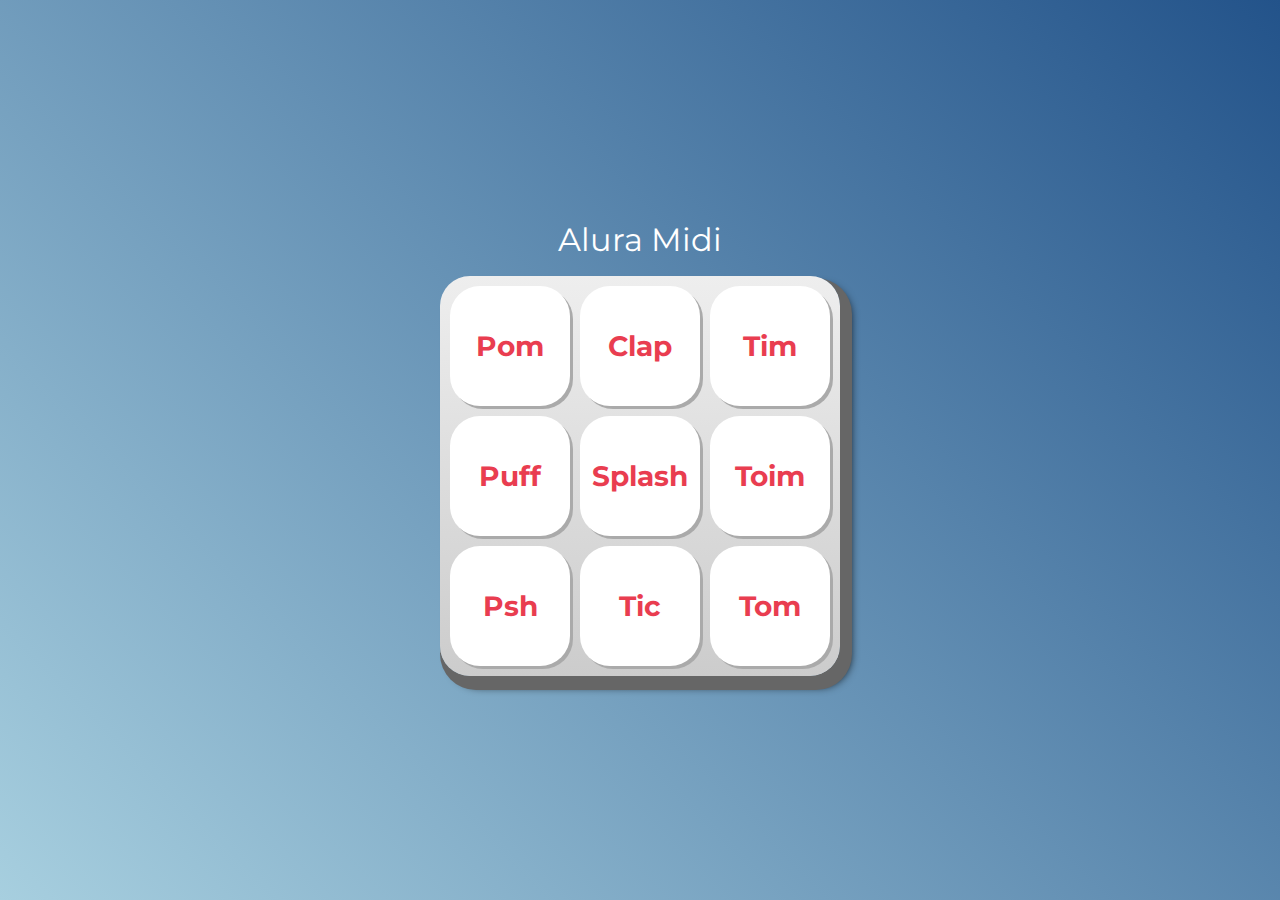
<file: aluramidi/index.html>
<!DOCTYPE html>
<html lang="pt-BR">
<head>
    <meta charset="UTF-8">
    <meta http-equiv="X-UA-Compatible" content="IE=edge">
    <meta name="viewport" content="width=device-width, initial-scale=1.0">

    <title>Alura MIDI</title>

    <link rel="preconnect" href="https://fonts.googleapis.com">
    <link rel="preconnect" href="https://fonts.gstatic.com" crossorigin>
    <link href="https://fonts.googleapis.com/css2?family=Montserrat:wght@500;600&display=swap" rel="stylesheet">

    <link rel="icon" type="image/png" href="images/bateria.png">
    <link rel="stylesheet" href="css/reset.css">
    <link rel="stylesheet" href="css/estilos.css">

</head>
<body>

    <h1>Alura Midi</h1>

    <section class="teclado">
        <button class="tecla tecla_pom">Pom</button>
        <button class="tecla tecla_clap">Clap</button>
        <button class="tecla tecla_tim">Tim</button>

        <button class="tecla tecla_puff">Puff</button>
        <button class="tecla tecla_splash">Splash</button>
        <button class="tecla tecla_toim">Toim</button>

        <button class="tecla tecla_psh">Psh</button>
        <button class="tecla tecla_tic">Tic</button>
        <button class="tecla tecla_tom">Tom</button>
    </section>

    <audio src="sounds/keyq.wav" id="som_tecla_pom"></audio>
    <audio src="sounds/keyw.wav" id="som_tecla_clap"></audio>
    <audio src="sounds/keye.wav" id="som_tecla_tim"></audio>
    <audio src="sounds/keya.wav" id="som_tecla_puff"></audio>
    <audio src="sounds/keys.wav" id="som_tecla_splash"></audio>
    <audio src="sounds/keyd.wav" id="som_tecla_toim"></audio>
    <audio src="sounds/keyz.wav" id="som_tecla_psh"></audio>
    <audio src="sounds/keyx.wav" id="som_tecla_tic"></audio>
    <audio src="sounds/keyc.wav" id="som_tecla_tom"></audio>
    
    <script src="main.js"></script>
</body>
</html>
</file>
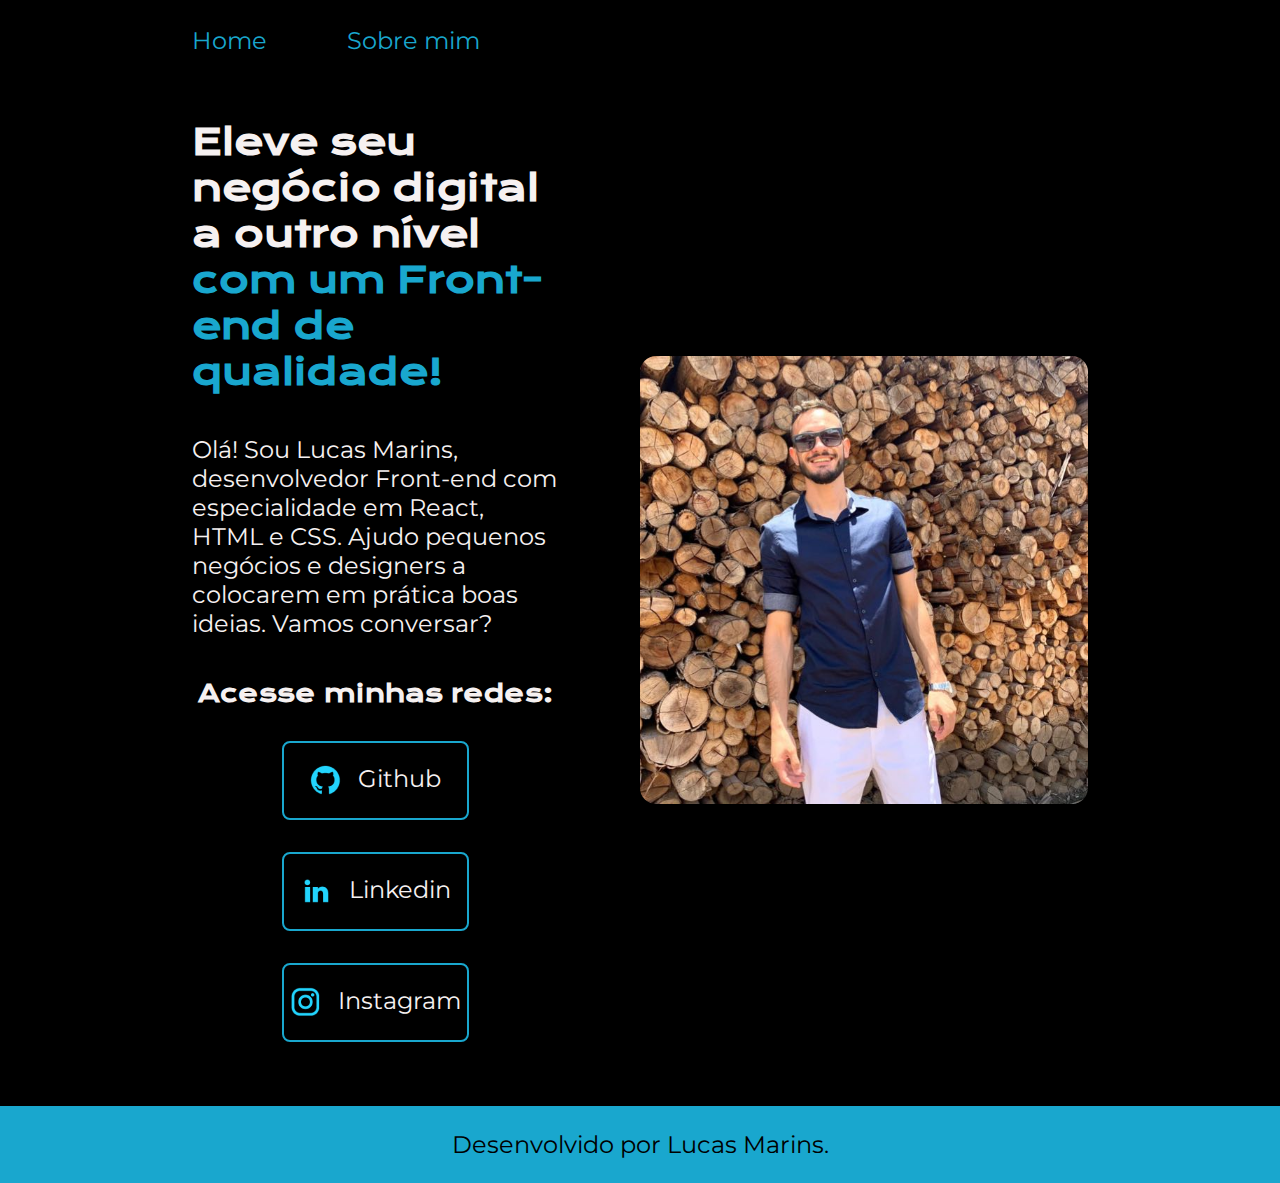
<file: projeto-portfolio/index.html>
<!DOCTYPE html>
<html lang="pt-br">
<head>
    <meta charset="UTF-8">
    <meta http-equiv="X-UA-Compatible" content="IE=edge">
    <meta name="viewport" content="width=device-width, initial-scale=1.0">
    <title>Portfolio</title> 
    <link rel="stylesheet" href="styles/style.css">

</head>
<body>
    <header class="cabecalho">
        <nav class="cabecalho_menu">
            <a class="cabecalho_menu_link" href="index.html">Home</a>
            <a class="cabecalho_menu_link" href="about.html">Sobre mim</a>
        </nav>
    </header>
    <main class="apresentacao">
        <section class="apresentacao-conteudo">
            <h1 class="apresentacao-conteudo-titulo">Eleve seu negócio digital a outro nível <strong class="destaque-titulo">com um Front-end de qualidade!</strong></h1>
            <p class="paragrafo-h1">Olá! Sou Lucas Marins, desenvolvedor Front-end com especialidade em React, HTML e CSS. Ajudo pequenos negócios e designers a colocarem em prática boas ideias. Vamos conversar?</p>
            <div class="apresentacao-link">
                <h2 class="apresentacao-sub">Acesse minhas redes:</h2>
                <a class="apresentacao-redes" href="https://github.com/mrmarins/curso-alura" alt="Github">
                    <img src="assets/github.png" alt="imagem logo github">
                    Github                    
                </a>
                <a class="apresentacao-redes" href="https://www.linkedin.com/in/lucas-marins-58242b244/">
                    <img src="assets/linkedin.png" alt="imagem logo linkedin">
                    Linkedin                    
                </a>
                <a class="apresentacao-redes" href="https://instagram.com/lucasssmarins">
                    <img src="assets/instagram.png" alt="imagem logo instagram">
                    Instagram                    
                </a>                               
            </div>
        </section>
        <img class="img" src="assets/imagem-lucas.jpg" alt="Foto do programador">
    </main>
    <footer class="rodape">
        <p>Desenvolvido por Lucas Marins.</p>
    </footer>
</body>
</html>
</file>
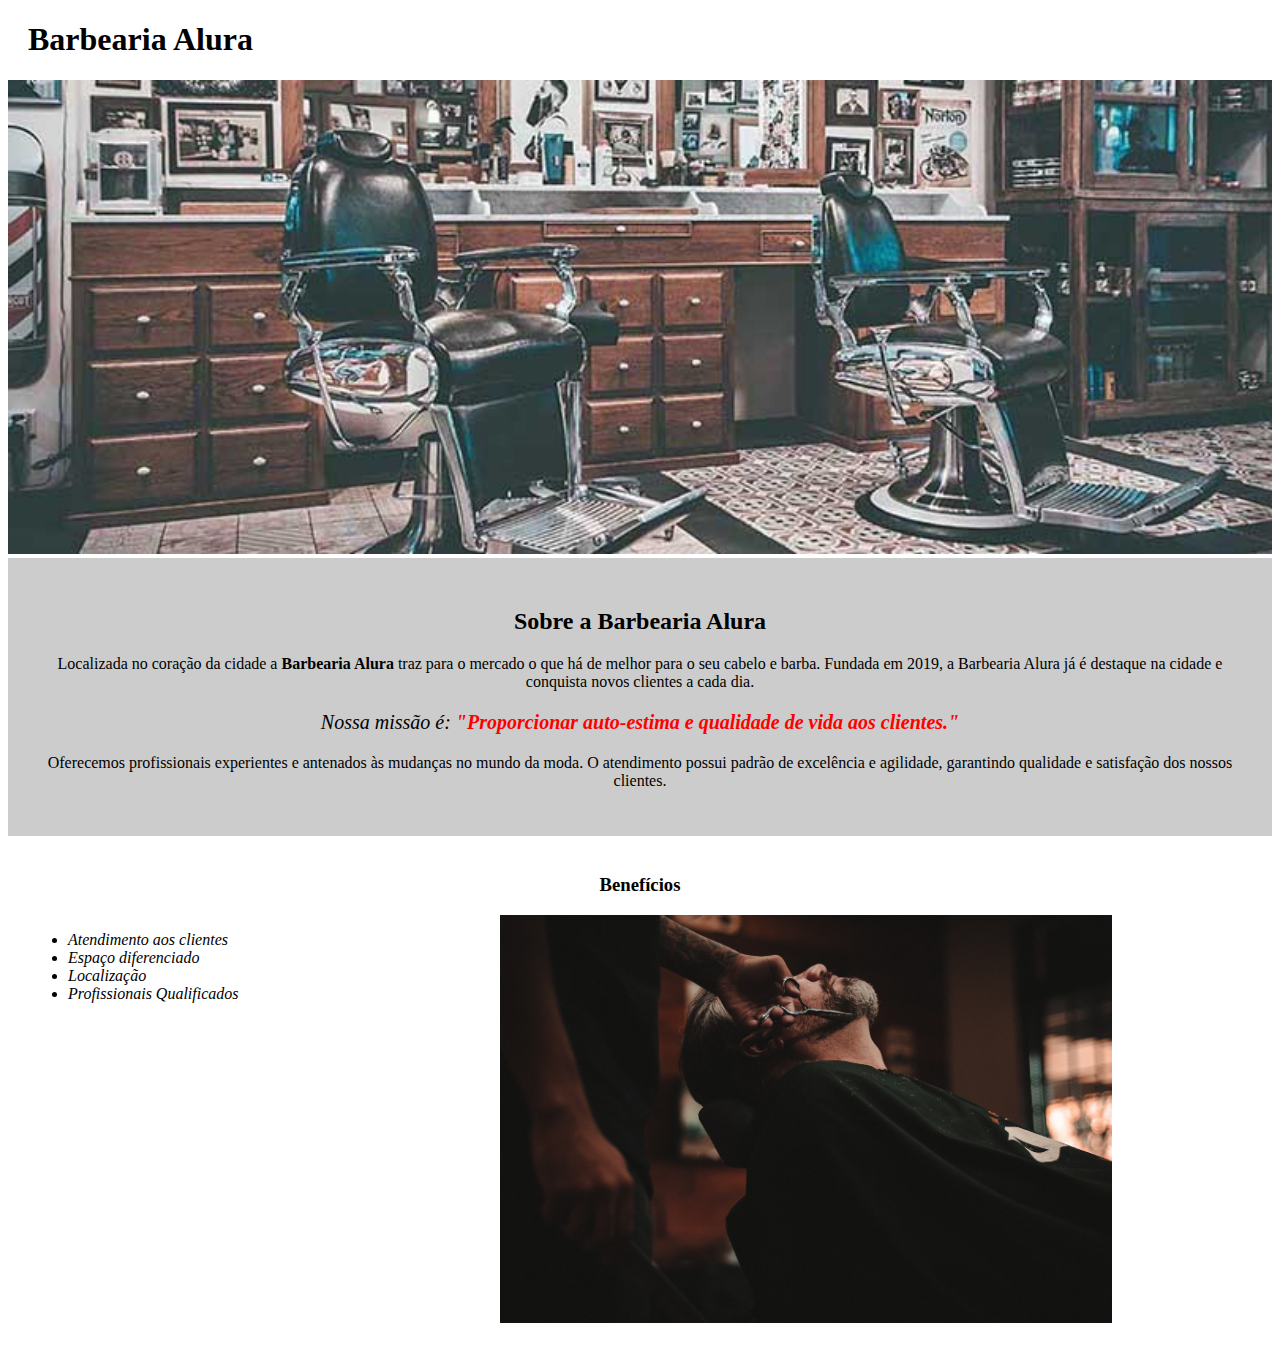
<file: HTML-CSS/html e css part 1/index.html>
<!DOCTYPE html>
<html lang="pt-br">
<head>
    <meta charset="UTF-8">
    <meta http-equiv="X-UA-Compatible" content="IE=edge">
    <meta name="viewport" content="width=device-width, initial-scale=1.0">
    <title>Barbearia Alura</title>
    <link rel="stylesheet" href="style.css">
</head>
    <body>
        <header>
            <h1 class="titulo-principal">Barbearia Alura</h1>
        </header>
        <img id="banner" src="banner.jpg">
        
        <div class="principal">
            <h2 class="titulo-centralizado">Sobre a Barbearia Alura</h2>
            <p>Localizada no coração da cidade a <strong>Barbearia Alura</strong> traz para o mercado o que há de melhor para o seu cabelo e barba. Fundada em 2019, a Barbearia Alura já é destaque na cidade e conquista novos clientes a cada dia.</p>
            <p id="missao"> <em>Nossa missão é: <strong>"Proporcionar auto-estima e qualidade de vida aos clientes."</strong></em></p>
            <p>Oferecemos profissionais experientes e antenados às mudanças no mundo da moda. O atendimento possui padrão de excelência e agilidade, garantindo qualidade e satisfação dos nossos clientes.</p>
        </div>

        <div class="beneficios">
            <h3 class="titulo-centralizado">Benefícios</h3>
            <ul>
                <li class="itens">Atendimento aos clientes</li>
                <li class="itens">Espaço diferenciado</li>
                <li class="itens">Localização</li>
                <li class="itens">Profissionais Qualificados</li>
            </ul>

            <img src="beneficios.jpg" class="imgbeneficios">
        </div>

    </body>
</html>
</file>
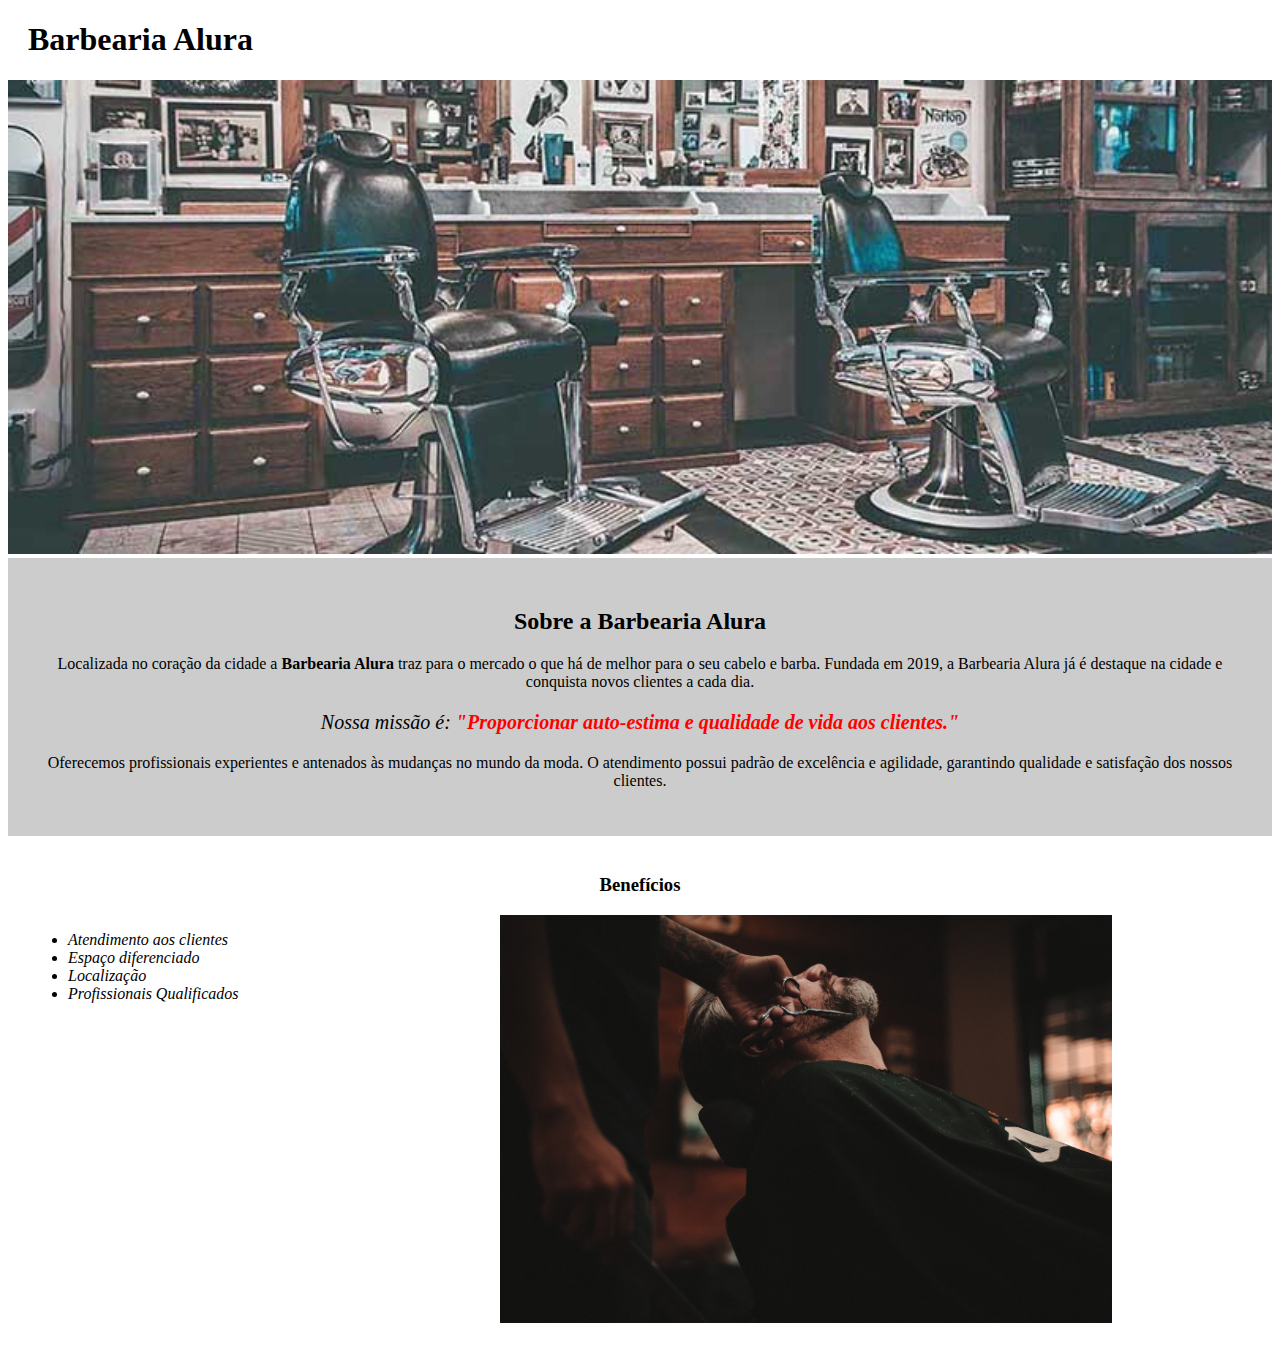
<file: HTML-CSS/html e css part 3/index.html>
<!DOCTYPE html>
<html lang="pt-br">
<head>
    <meta charset="UTF-8">
    <meta http-equiv="X-UA-Compatible" content="IE=edge">
    <meta name="viewport" content="width=device-width, initial-scale=1.0">
    <title>Barbearia Alura</title>
    <link rel="stylesheet" href="style-home.css">
</head>
    <body>
        <header>
            <h1 class="titulo-principal">Barbearia Alura</h1>
        </header>
        <img id="banner" src="imagens/banner.jpg">
        
        <div class="principal">
            <h2 class="titulo-centralizado">Sobre a Barbearia Alura</h2>
            <p>Localizada no coração da cidade a <strong>Barbearia Alura</strong> traz para o mercado o que há de melhor para o seu cabelo e barba. Fundada em 2019, a Barbearia Alura já é destaque na cidade e conquista novos clientes a cada dia.</p>
            <p id="missao"> <em>Nossa missão é: <strong>"Proporcionar auto-estima e qualidade de vida aos clientes."</strong></em></p>
            <p>Oferecemos profissionais experientes e antenados às mudanças no mundo da moda. O atendimento possui padrão de excelência e agilidade, garantindo qualidade e satisfação dos nossos clientes.</p>
        </div>

        <div class="beneficios">
            <h3 class="titulo-centralizado">Benefícios</h3>
            <ul>
                <li class="itens">Atendimento aos clientes</li>
                <li class="itens">Espaço diferenciado</li>
                <li class="itens">Localização</li>
                <li class="itens">Profissionais Qualificados</li>
            </ul>

            <img src="imagens/beneficios.jpg" class="imgbeneficios">
        </div>

    </body>
</html>
</file>
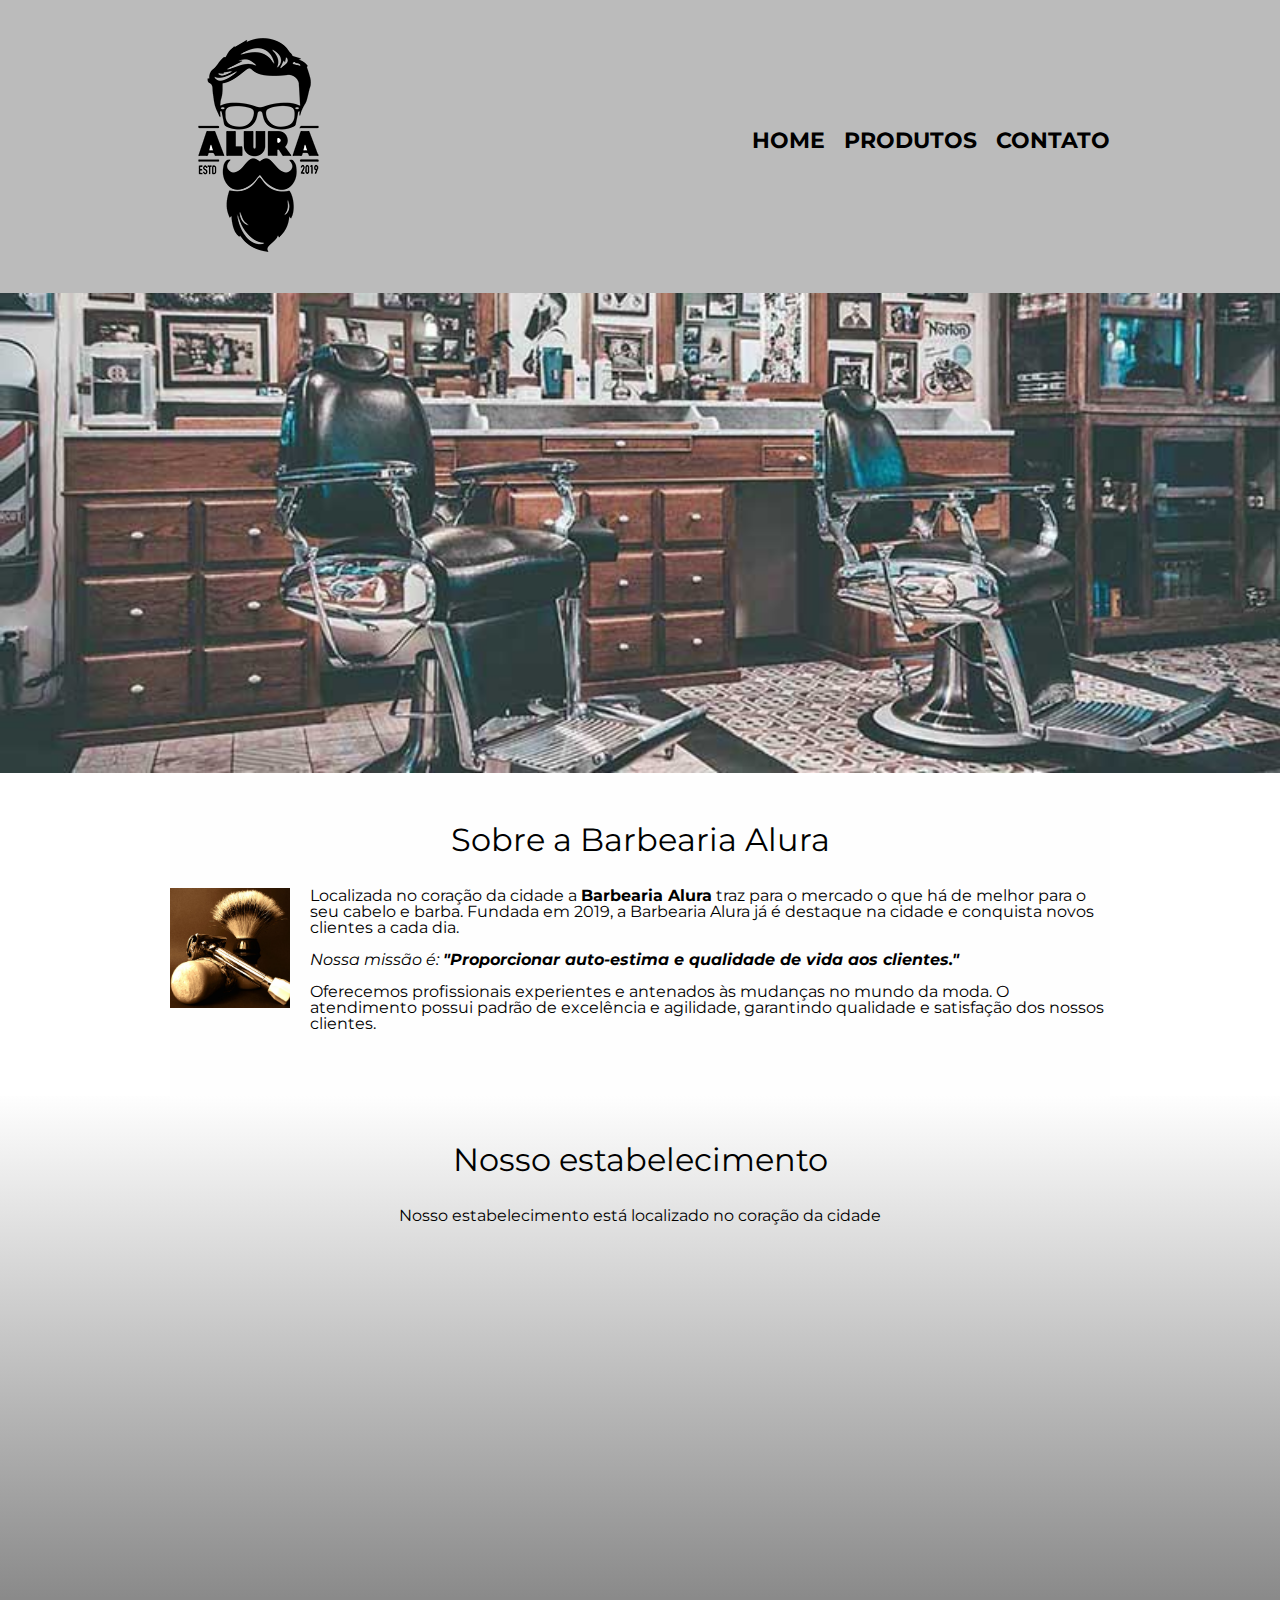
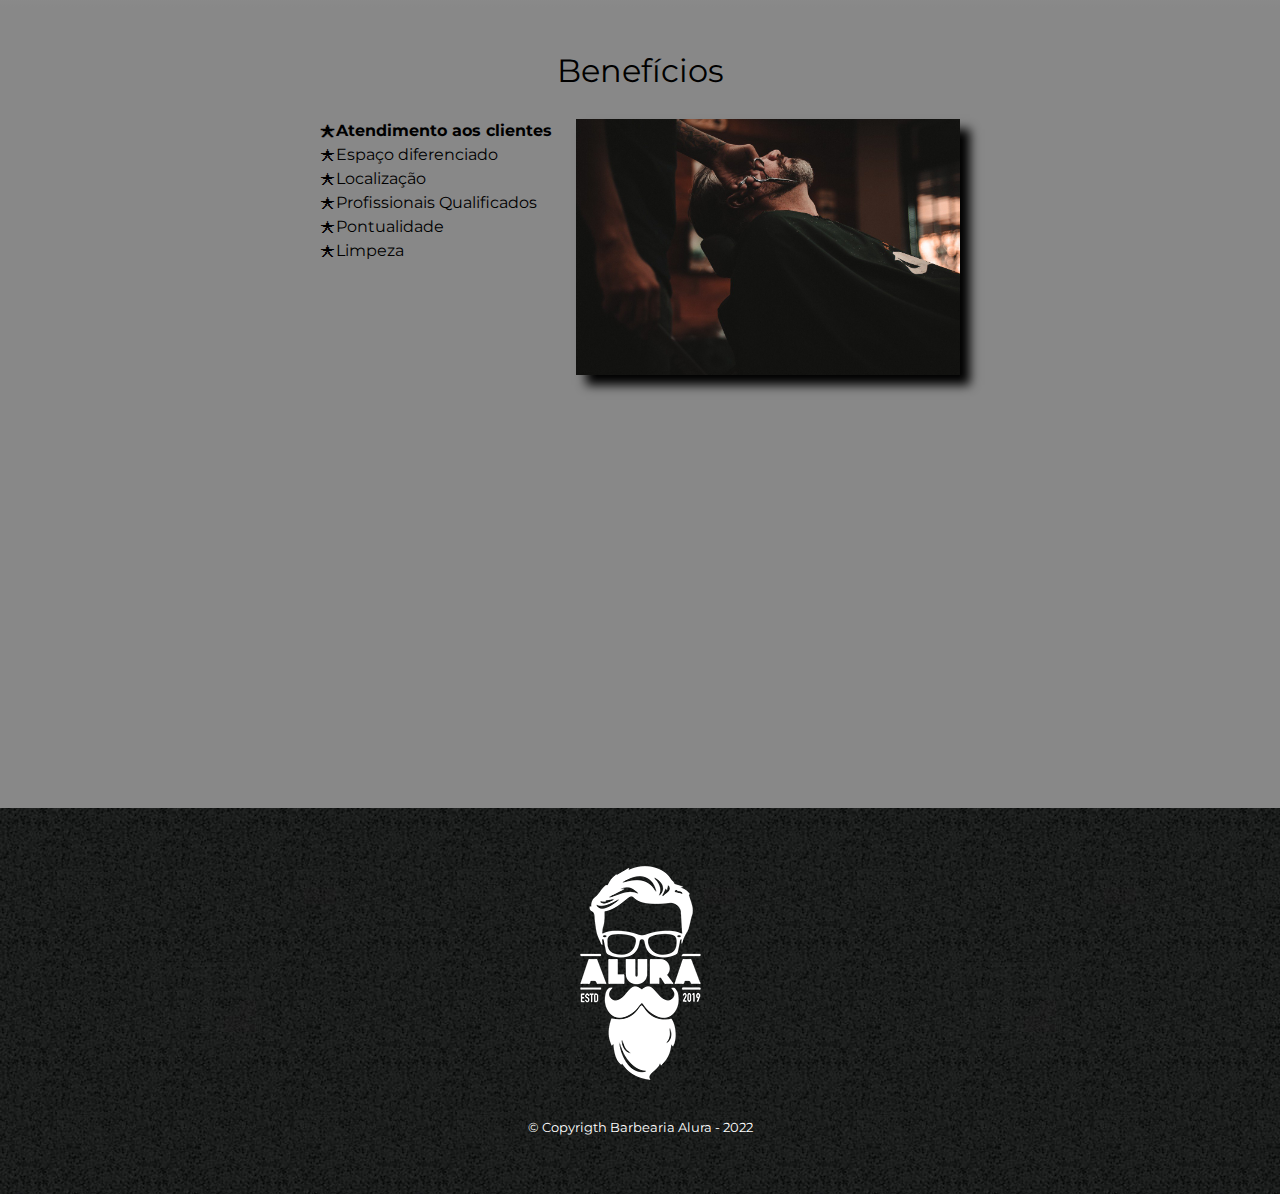
<file: HTML-CSS/html e css part 4/index.html>
<!DOCTYPE html>
<html lang="pt-br">
<head>
    <meta charset="UTF-8">
    <meta name="viewport" content="width=device-width">
    <meta http-equiv="X-UA-Compatible" content="IE=edge">
    <meta name="viewport" content="width=device-width, initial-scale=1.0">
    <title>Barbearia Alura</title>
    
    <link rel="stylesheet" href="reset.css">
    <link rel="stylesheet" href="style.css">
    <link href="https://fonts.googleapis.com/css2?family=Montserrat&display=swap" rel="stylesheet">

</head>
    <body>
        <header>
            <div class="caixa">
                <h1><img src="imagens/logo.png"></h1>
                <nav>
                    <ul>
                        <li><a href="index.html">Home</a></li>
                        <li><a href="produtos.html">Produtos</a></li>
                        <li><a href="contato.html">Contato</a></li>
                    </ul>
                </nav>
            </div>
        </header>

        <img class="banner" src="imagens/banner.jpg">
        
        <main>
            <section class="principal">
                <h2 class="titulo-principal">Sobre a Barbearia Alura</h2>

                <img src="imagens/utensilios.jpg" alt="Utensilios" class="utensilios">

                <p>Localizada no coração da cidade a <strong>Barbearia Alura</strong> traz para o mercado o que há de melhor para o seu cabelo e barba. Fundada em 2019, a Barbearia Alura já é destaque na cidade e conquista novos clientes a cada dia.</p>
                <p id="missao"> <em>Nossa missão é: <strong>"Proporcionar auto-estima e qualidade de vida aos clientes."</strong></em></p>
                <p>Oferecemos profissionais experientes e antenados às mudanças no mundo da moda. O atendimento possui padrão de excelência e agilidade, garantindo qualidade e satisfação dos nossos clientes.</p>
            </section>

            <section class="mapa">
                <h3 class="titulo-principal">Nosso estabelecimento</h3>
                <p>Nosso estabelecimento está localizado no coração da cidade</p>

                <div class="mapa-conteudo"><iframe src="https://www.google.com/maps/embed?pb=!1m18!1m12!1m3!1d117046.93114800868!2d-46.6670334763858!3d-23.5426934236611!2m3!1f0!2f0!3f0!3m2!1i1024!2i768!4f13.1!3m3!1m2!1s0x94ce59541c6c79c3%3A0x36b90a85f0f8cb33!2sGrupo%20Alura!5e0!3m2!1spt-BR!2sbr!4v1672234275443!5m2!1spt-BR!2sbr" width="100%" height="300" style="border:0;" allowfullscreen="" loading="lazy" referrerpolicy="no-referrer-when-downgrade"></iframe></div>

            </section>

            <section class="beneficios">
                <h3 class="titulo-principal">Benefícios</h3>

                
                <div class="conteudo-beneficios">
                    <ul class="lista-beneficios">
                        <li class="itens">Atendimento aos clientes</li>
                        <li class="itens">Espaço diferenciado</li>
                        <li class="itens">Localização</li>
                        <li class="itens">Profissionais Qualificados</li>
                        <li class="itens">Pontualidade</li>
                        <li class="itens">Limpeza</li>
                    </ul><img src="imagens/beneficios.jpg" class="img-beneficios">
                </div>

                <div class="video">
                    <iframe width="100%" height="315" src="https://www.youtube.com/embed/f9hozm9V7qo" title="YouTube video player" frameborder="0" allow="accelerometer; autoplay; clipboard-write; encrypted-media; gyroscope; picture-in-picture" allowfullscreen></iframe>
                </div>
            </section>

            
        </main>

        <footer>
            <img src="imagens/logo-branco.png">
            <p class="copyright"> &copy; Copyrigth Barbearia Alura - 2022</p>
        </footer>

    </body>
</html>
</file>
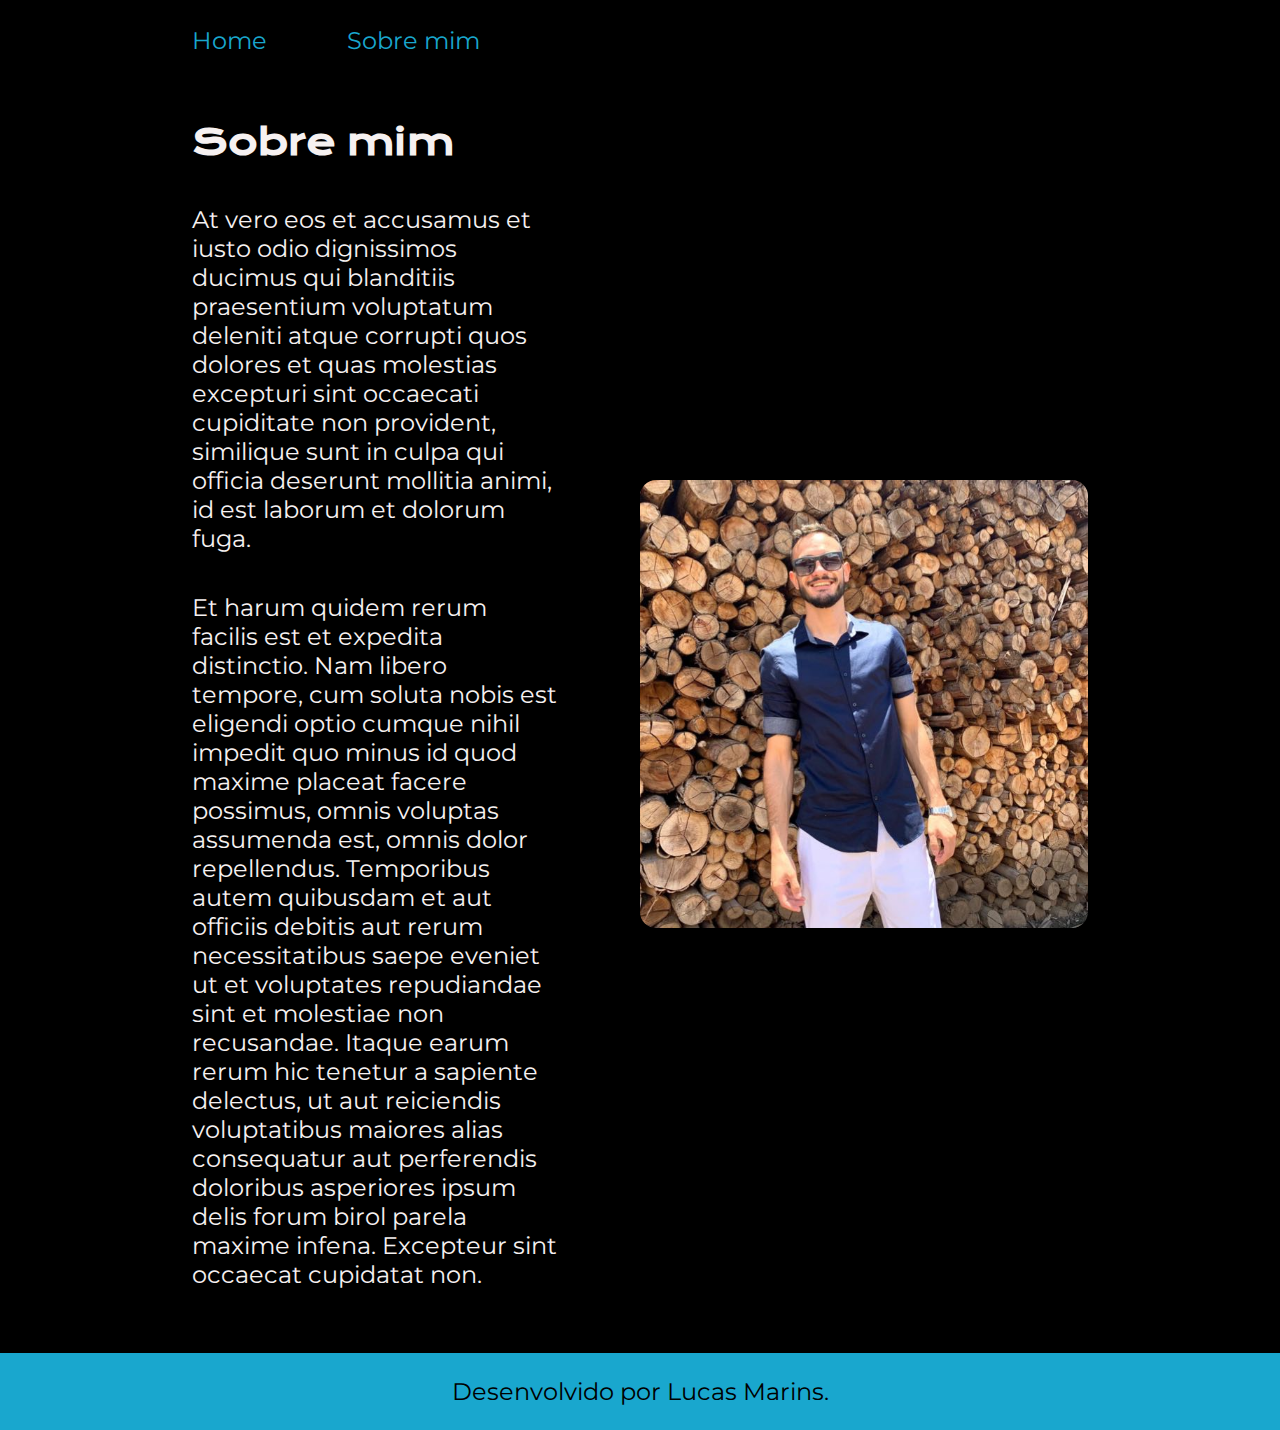
<file: projeto-portfolio/about.html>
<!DOCTYPE html>
<html lang="pt-br">
<head>
    <meta charset="UTF-8">
    <meta http-equiv="X-UA-Compatible" content="IE=edge">
    <meta name="viewport" content="width=device-width, initial-scale=1.0">
    <title>Sobre mim</title>
    <link rel="stylesheet" href="styles/style.css">
</head>
<body>
    <header class="cabecalho">
        <nav class="cabecalho_menu">
            <a class="cabecalho_menu_link" href="index.html">Home</a>
            <a class="cabecalho_menu_link" href="about.html">Sobre mim</a>
        </nav>
    </header>
    <main class="apresentacao">
        <section class="apresentacao-conteudo">
            <h1 class="apresentacao-conteudo-titulo">Sobre mim</h1>
            <p class="paragrafo-h1">At vero eos et accusamus et iusto odio dignissimos ducimus qui blanditiis praesentium voluptatum deleniti atque corrupti quos dolores et quas molestias excepturi sint occaecati cupiditate non provident, similique sunt in culpa qui officia deserunt mollitia animi, id est laborum et dolorum fuga.</p>

            <p class="paragrafo-h1">Et harum quidem rerum facilis est et expedita distinctio. Nam libero tempore, cum soluta nobis est eligendi optio cumque nihil impedit quo minus id quod maxime placeat facere possimus, omnis voluptas assumenda est, omnis dolor repellendus. Temporibus autem quibusdam et aut officiis debitis aut rerum necessitatibus saepe eveniet ut et voluptates repudiandae sint et molestiae non recusandae. Itaque earum rerum hic tenetur a sapiente delectus, ut aut reiciendis voluptatibus maiores alias consequatur aut perferendis doloribus asperiores ipsum delis forum birol parela maxime infena. Excepteur sint occaecat cupidatat non.
            </p>
        </section>
        <img class="img" src="assets/imagem-lucas.jpg" alt="Foto do programador">
    </main>
    <footer class="rodape">
        <p>Desenvolvido por Lucas Marins.</p>
    </footer>
</body>
</html>
</file>
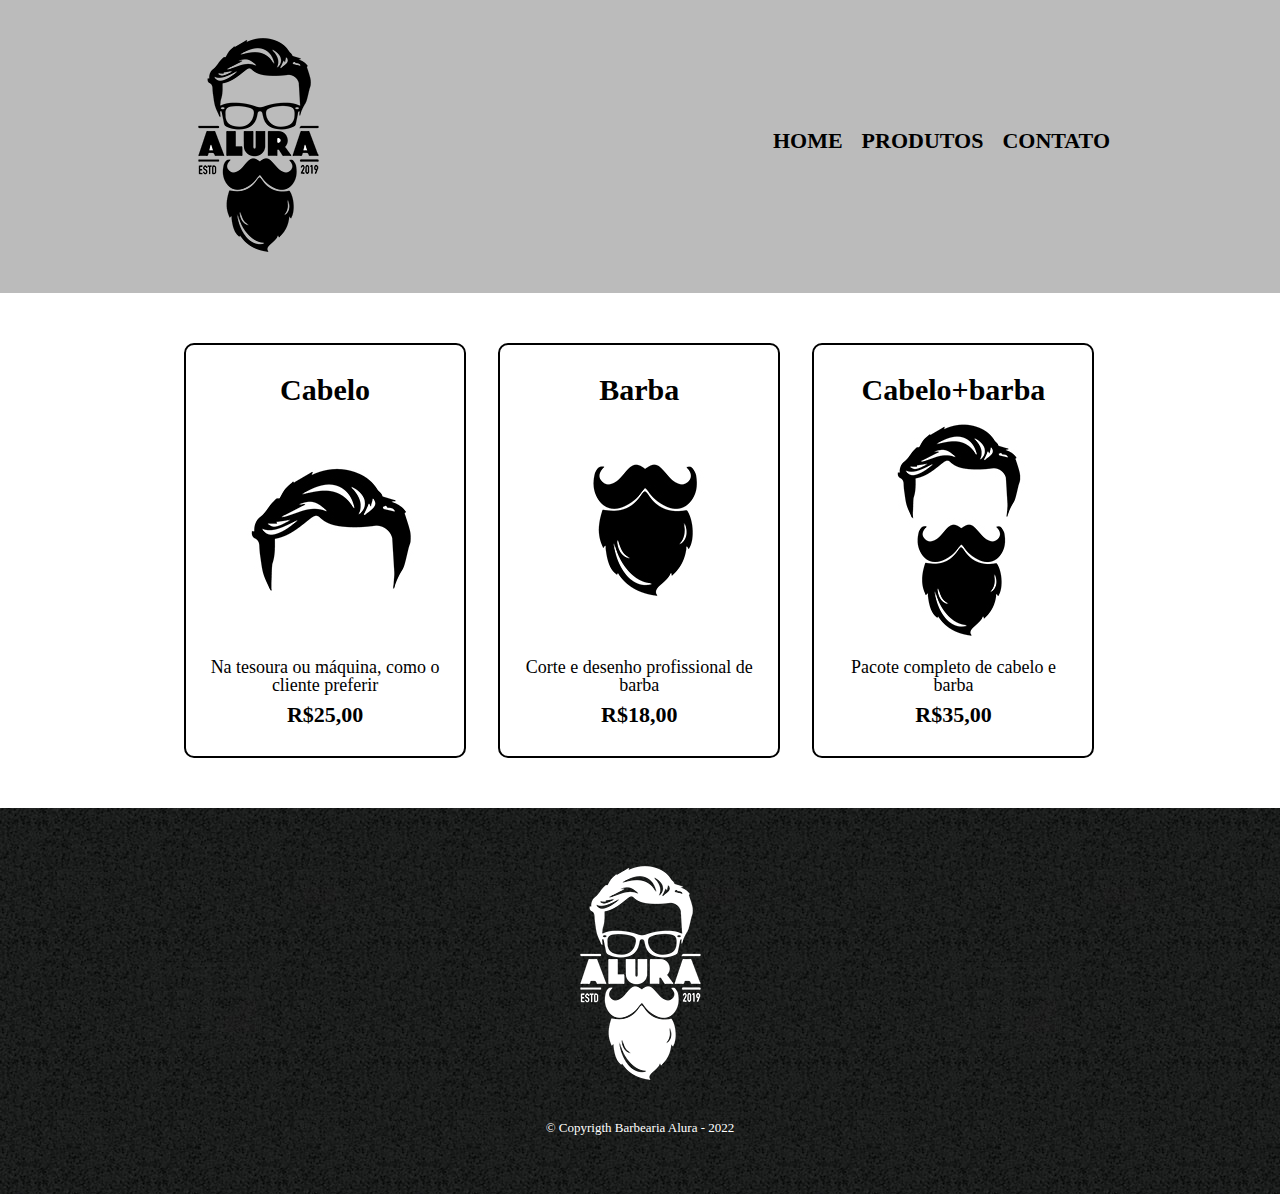
<file: HTML-CSS/html e css part 2/produtos.html>
<!DOCTYPE html>
<html lang="pt-br">
<head>
    <meta charset="UTF-8">
    <meta http-equiv="X-UA-Compatible" content="IE=edge">
    <meta name="viewport" content="width=device-width, initial-scale=1.0">
    <title>Produtos - Barbearia Alura</title>

    <link rel="stylesheet" href="reset.css">
    <link rel="stylesheet" href="produtos.css">
</head>
<body>
    <header>
        <div class="caixa">
            <h1><img src="imagens/logo.png"></h1>
            <nav>
                <ul>
                    <li><a href="index.html">Home</a></li>
                    <li><a href="produtos.html">Produtos</a></li>
                    <li><a href="contato.html">Contato</a></li>
                </ul>
            </nav>
        </div>
    </header>

    <main>
        <ul class="produtos">
            <li>
                <h2>Cabelo</h2>
                <img src="imagens/cabelo.jpg">
                <p class="produto-descricao">Na tesoura ou máquina, como o cliente preferir</p>
                <p class="produto-preco">R$25,00</p>
            </li>
            <li>
                <h2>Barba</h2>
                <img src="imagens/barba.jpg">
                <p class="produto-descricao">Corte e desenho profissional de barba</p>
                <p class="produto-preco">R$18,00</p>
            </li>
            <li>
                <h2>Cabelo+barba</h2>
                <img src="imagens/cabelo+barba.jpg">
                <p class="produto-descricao">Pacote completo de cabelo e barba</p>
                <p class="produto-preco">R$35,00</p>
            </li>
        </ul>
    </main>

    <footer>
        <img src="imagens/logo-branco.png">
        <p class="copyright"> &copy; Copyrigth Barbearia Alura - 2022</p>
    </footer>
</body>
</html>
</file>
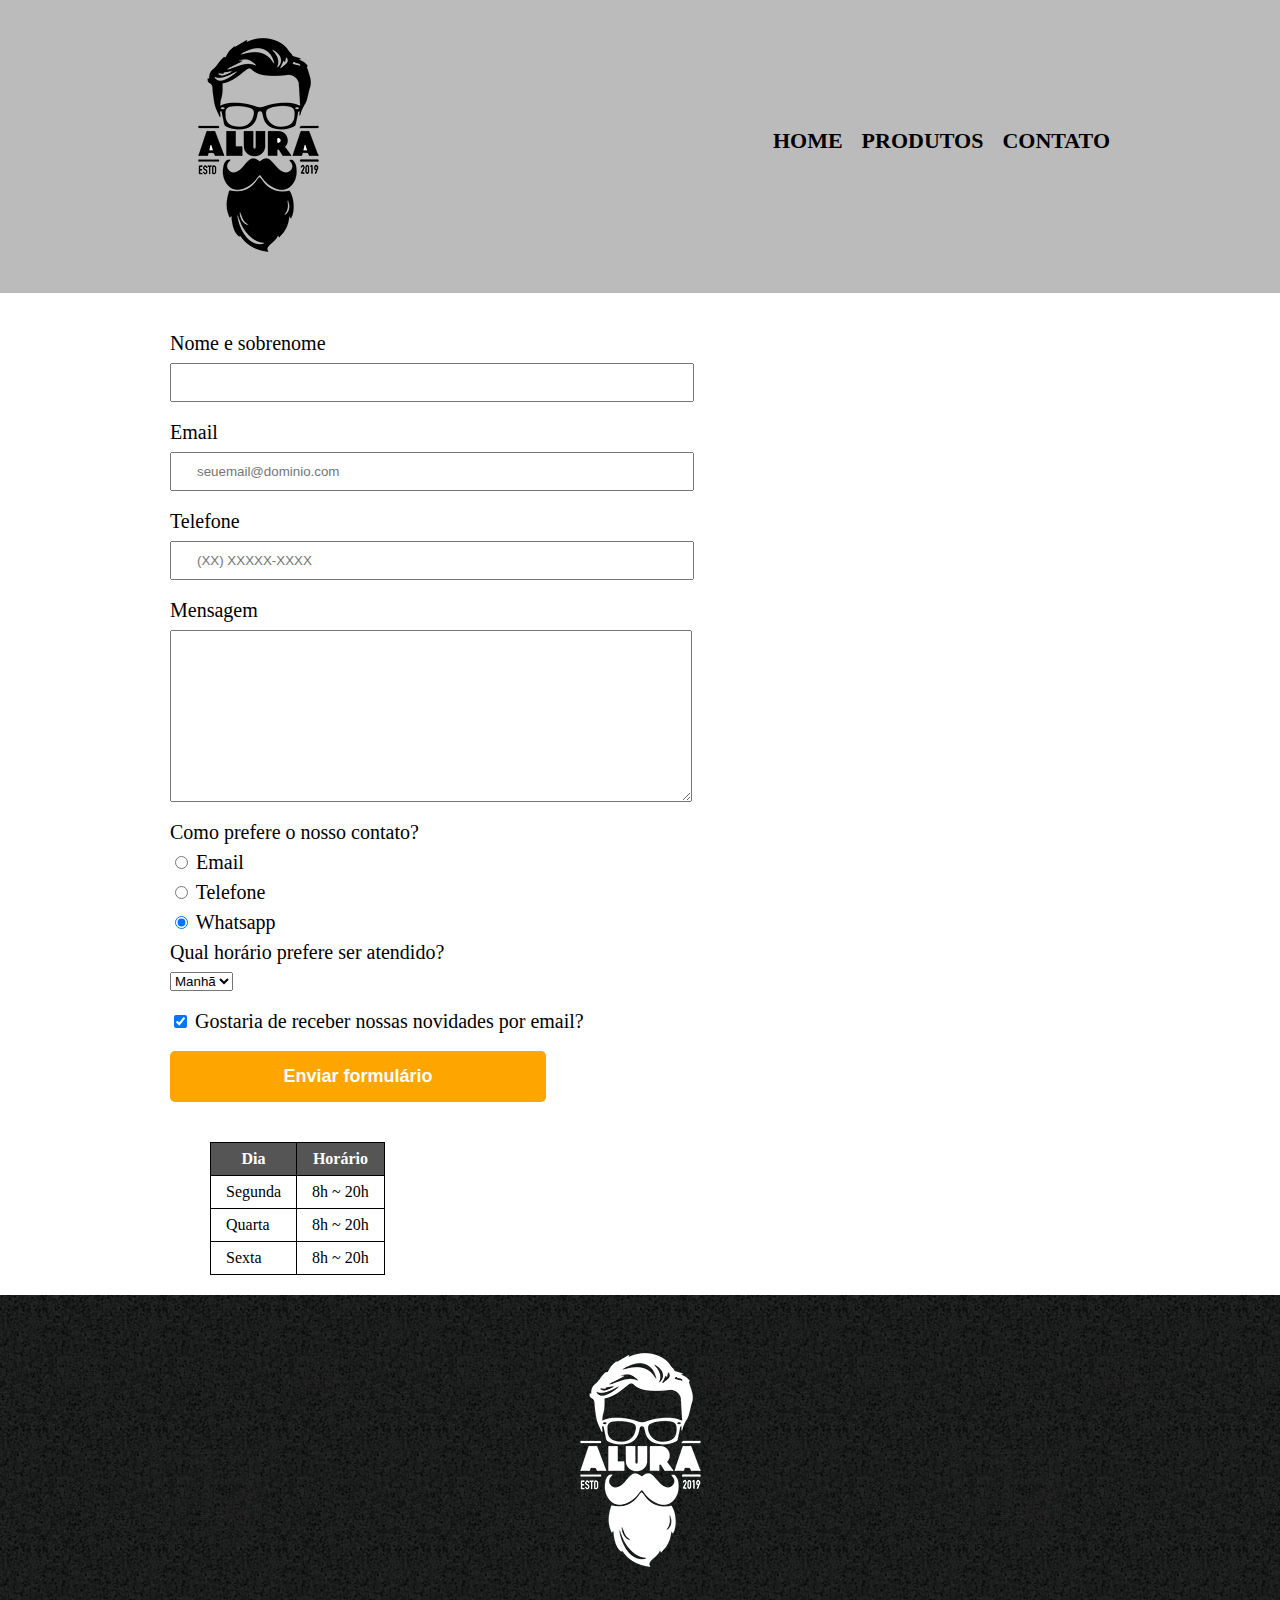
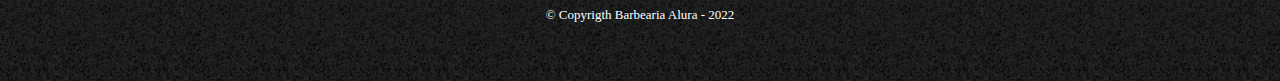
<file: HTML-CSS/html e css part 3/contato.html>
<!DOCTYPE html>
<html lang="pt-br">
<head>
    <meta charset="UTF-8">
    <meta http-equiv="X-UA-Compatible" content="IE=edge">
    <meta name="viewport" content="width=device-width, initial-scale=1.0">
    <title>Contato - Barbearia Alura</title>

    <link rel="stylesheet" href="reset.css">
    <link rel="stylesheet" href="style.css">
</head>
    <body>
        <header>
            <div class="caixa">
                <h1><img src="imagens/logo.png" alt="Logo da barbearia Alura"></h1>
                <nav>
                    <ul>
                        <li><a href="index.html">Home</a></li>
                        <li><a href="produtos.html">Produtos</a></li>
                        <li><a href="contato.html">Contato</a></li>
                    </ul>
                </nav>
            </div>
        </header>

        <main>
            <form>
                <label for="nomesobrenome">Nome e sobrenome</label>
                <input type="text" id="nomesobrenome" class="input-padrao" required>

                <label for="email">Email</label>
                <input type="email" id="email" class="input-padrao" required placeholder="seuemail@dominio.com">

                <label for="telefone">Telefone</label>
                <input type="tel" id="telefone" class="input-padrao" required placeholder="(XX) XXXXX-XXXX">

                <label for="mensagem">Mensagem</label>
                <textarea id="mensagem" cols="30" rows="10" class="input-padrao" required></textarea>

                <fieldset>                
                        <legend class="">Como prefere o nosso contato?</legend>
                        <label for="radio-email"><input type="radio" name="contato" value="email" id="radio-email"> Email</label>
                    
                        <label for="radio-telefone"><input type="radio" name="contato" value="telefone" id="radio-telefone"> Telefone</label>
                    
                        <label for="radio-whatsapp"><input type="radio" name="contato" value="whatsapp" id="radio-whatsapp" checked> Whatsapp</label>
                    
                </fieldset>         

                <fieldset>
                    <legend>Qual horário prefere ser atendido?</legend>
                    <select name="" id="">
                        <option value="">Manhã</option>
                        <option value="">Tarde</option>
                        <option value="">Noite</option>
                    </select>
                </fieldset>
                

                <label class="checkbox"><input type="checkbox" checked> Gostaria de receber nossas novidades por email?</label>

                <input type="submit" value="Enviar formulário" class="enviar">
            </form>

            <table>
                <thead>
                    <tr>
                        <th>Dia</th>
                        <th>Horário</th>
                    </tr>
                </thead>
                <tbody>
                    <tr>
                        <td>Segunda</td>
                        <td>8h ~ 20h</td>
                    </tr>
                    <tr>
                        <td>Quarta</td>
                        <td>8h ~ 20h</td>
                    </tr>
                    <tr>
                        <td>Sexta</td>
                        <td>8h ~ 20h</td>
                    </tr>
                </tbody>
            </table>            

        </main>

        <footer>
            <img src="imagens/logo-branco.png" alt="Logo da barbearia Alura">
            <p class="copyright"> &copy; Copyrigth Barbearia Alura - 2022</p>
        </footer>
    </body>
</html>
</file>
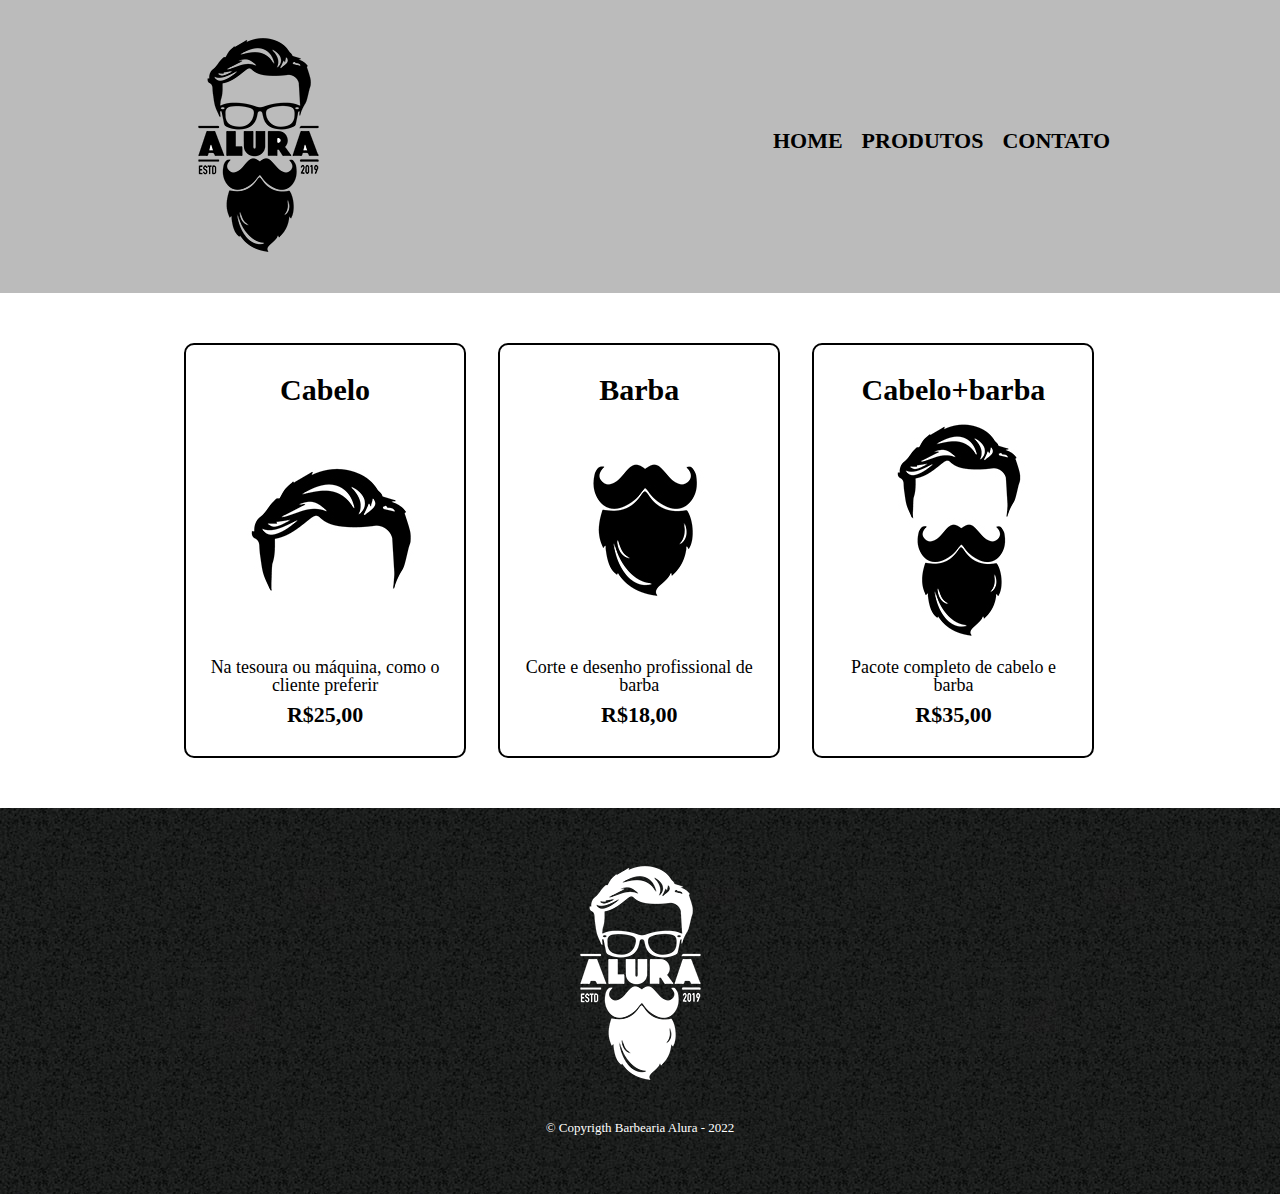
<file: HTML-CSS/html e css part 3/produtos.html>
<!DOCTYPE html>
<html lang="pt-br">
<head>
    <meta charset="UTF-8">
    <meta http-equiv="X-UA-Compatible" content="IE=edge">
    <meta name="viewport" content="width=device-width, initial-scale=1.0">
    <title>Produtos - Barbearia Alura</title>

    <link rel="stylesheet" href="reset.css">
    <link rel="stylesheet" href="style.css">
</head>
<body>
    <header>
        <div class="caixa">
            <h1><img src="imagens/logo.png"></h1>
            <nav>
                <ul>
                    <li><a href="index.html">Home</a></li>
                    <li><a href="produtos.html">Produtos</a></li>
                    <li><a href="contato.html">Contato</a></li>
                </ul>
            </nav>
        </div>
    </header>

    <main>
        <ul class="produtos">
            <li>
                <h2>Cabelo</h2>
                <img src="imagens/cabelo.jpg">
                <p class="produto-descricao">Na tesoura ou máquina, como o cliente preferir</p>
                <p class="produto-preco">R$25,00</p>
            </li>
            <li>
                <h2>Barba</h2>
                <img src="imagens/barba.jpg">
                <p class="produto-descricao">Corte e desenho profissional de barba</p>
                <p class="produto-preco">R$18,00</p>
            </li>
            <li>
                <h2>Cabelo+barba</h2>
                <img src="imagens/cabelo+barba.jpg">
                <p class="produto-descricao">Pacote completo de cabelo e barba</p>
                <p class="produto-preco">R$35,00</p>
            </li>
        </ul>
    </main>

    <footer>
        <img src="imagens/logo-branco.png">
        <p class="copyright"> &copy; Copyrigth Barbearia Alura - 2022</p>
    </footer>
</body>
</html>
</file>
<file: aluramidi/css/estilos.css>
:root {
  --cinza: #aaa;
  --vermelha: #e93d50;
  --vermelha-escura: #af303f;
  --branca: #fff;
  --luz: rgb(229, 255, 0);
}

body {
  align-items: center;
  background: linear-gradient(45deg, #a7cfdf 0%,#23538a 100%);
  display: flex;
  justify-content: center;
  flex-direction: column;
  font-family: 'Montserrat', sans-serif;
  min-height: 100vh;
}

h1 {
  color: var(--branca);
  margin-bottom: 20px;
  font-size: 2rem;
}

.teclado {
  background: linear-gradient(to bottom, #eeeeee 0%,#cccccc 100%);
  box-shadow: 6px 8px 0 6px #666, 10px 10px 10px #000;
  border-radius: 30px;
  display: grid;
  gap: 10px;
  grid-template-columns: repeat(3, 1fr);
  padding: 10px;
}

.tecla {
  background-color: var(--branca);
  border-radius: 30px;
  box-shadow: 3px 3px 0 var(--cinza);
  color: var(--vermelha);
  cursor: pointer;
  height: 120px;
  font-size: 1.75em;
  font-weight: bold;
  line-height: 120px;
  text-align: center;
  width: 120px;
}

.tecla.ativa,
.tecla:active {
  background-color: var(--vermelha);
  border: 4px solid  var(--vermelha);
  box-shadow: 3px 3px 0 var(--vermelha-escura) inset;
  color: var(--branca);
  outline: none;
}

.tecla.focus,
.tecla:focus {
  outline: none;
  box-shadow: 1px 1px 10px var(--luz);
}

.tecla.active:focus,
.tecla:active:focus {
  box-shadow: 3px 3px 0 var(--vermelha-escura) inset, 1px 1px 10px var(--luz);
}
</file>
<file: projeto-portfolio/styles/style.css>
@import url('https://fonts.googleapis.com/css2?family=Krona+One&family=Montserrat:wght@400;600&display=swap');

:root{ /* criar variáveis para alterar toda cor de um determinado item de uma vez*/
    --cor-primaria: #000000;
    --cor-secundaria: #F6F1F1;
    --cor-terciaria: #19A7CE;
    --cor-hover: #146C94; 

    --fonte-primaria: 'Krona One', sans-serif;
    --fonte-secundaria: 'Montserrat', sans-serif;
}

*{                                           /* * serve para limpar todos os padrões dos navegadores */
    margin:0;
    padding:0;
}

body{
    /* height: 100vh;                          altura do viewport height, 100% do navegador */
    box-sizing: border-box;                 /*serve para encolher o elemnento filho para nunca sair do elemento pai*/
    background-color: var(--cor-primaria);
    color: var(--cor-secundaria);
}

.cabecalho{
    padding: 2% 0 0 15%;
}

.cabecalho_menu{
    display: flex;
    gap: 80px;
}

.cabecalho_menu_link{
    font-family: var(--fonte-secundaria);
    font-size: 1.5rem;
    font-weight: 600px;
    color: var(--cor-terciaria);
    text-decoration: none;
}

.apresentacao{
    padding: 5% 15%;
    display: flex;    
    justify-content: space-between;         /* separa seção */
    align-items: center;
    gap: 82px;
}

.apresentacao-conteudo{
    width: 467.71px;
    display: flex;
    flex-direction: column;                 /* divisão das colunas, itens da classe */
    gap: 40px;                              /* espaçamento da colunas */
}

.apresentacao-conteudo-titulo{
    font-size: 2.25rem;
    font-family: var(--fonte-primaria);
    
}

.destaque-titulo {
    color: var(--cor-terciaria);
}

.paragrafo-h1{
    font-size: 1.5rem;
    font-family: var(--fonte-secundaria);
    
}

.apresentacao-link{
    display: flex;                          /*colocar essa propriedade quando for elemento filho*/
    justify-content: space-between;
    flex-direction: column;
    align-items: center;
    gap: 32px;
    
}

.apresentacao-sub{
    font-family: var(--fonte-primaria);
    font-weight: 400px;
    font-size: 1.5rem;
}


.apresentacao-redes{
    /* background-color: #22D4FD; */
     /* border-style: solid; */
    display: flex;
    justify-content: center;                /* leva o conteúdo no eixo do flexbox */                                                             
    gap: 16px;
    border: 2px solid var(--cor-terciaria); 
    color: var(--cor-secundaria);    
    text-align: center;;   
    border-radius: 8px;
    font-size: 1.5rem;
    font-weight: 600px;
    padding: 21.5px 0px;
    text-decoration: none;
    font-family: var(--fonte-secundaria);
    width: 50%;
    
}

 .apresentacao-redes:hover{                 /*estiliza o botao quando a seta do mouse passa por cima */
    background-color: var(--cor-hover);
}

.img{
    border-radius: 16px;
    width: 50%;
}

.rodape{
    color: var(--cor-primaria);
    background-color: var(--cor-terciaria);
    padding: 24px;
    text-align: center;
    font-family: var(--fonte-secundaria);
    font-size: 1.5rem;
    font-weight: 400;
}

@media (max-width:1200px) {
    .cabecalho{
        padding: 10%;
    }

    .cabecalho_menu{
        justify-content: center;
    }

    .apresentacao{
        flex-direction: column-reverse;
        padding: 5%;
    }

    .apresentacao-conteudo{
        width: auto;
    }

}
</file>
<file: HTML-CSS/html e css part 1/style.css>
#banner {
    width: 100%;
}

.principal {
    background: #CCCCCC;
    padding: 30px;
}

.titulo-centralizado {
    text-align: center;
}

.titulo-principal {
    padding-left: 20px;
}

p {
    text-align: center;
}

#missao {
    font-size: 20px; text-align: center;
}

em strong {
    color: #FF0000;
}

.itens {
    font-style: italic;
}

.beneficios {
    background: #FFFFFF;
    padding: 20px;
}

ul {
    display: inline-block;
    vertical-align: top;
    width: 20%;
    margin-right: 15%;
}

.imgbeneficios {
    width: 50%;
}
</file>
<file: HTML-CSS/html e css part 3/style-home.css>
#banner {
    width: 100%;
}

.principal {
    background: #CCCCCC;
    padding: 30px;
}

.titulo-centralizado {
    text-align: center;
}

.titulo-principal {
    padding-left: 20px;
}

p {
    text-align: center;
}

#missao {
    font-size: 20px; text-align: center;
}

em strong {
    color: #FF0000;
}

.itens {
    font-style: italic;
}

.beneficios {
    background: #FFFFFF;
    padding: 20px;
}

ul {
    display: inline-block;
    vertical-align: top;
    width: 20%;
    margin-right: 15%;
}

.imgbeneficios {
    width: 50%;
}
</file>
<file: HTML-CSS/html e css part 4/style.css>
body {
    font-family: 'Montserrat', sans-serif;
}

header {
    background: #BBBBBB;
    padding: 20px 0;
}

.caixa {
    position: relative;
    width: 940px;
    margin: 0 auto;
}

nav {
    position: absolute;
    top: 110px;
    right: 0;
}

nav li {
    display: inline;
    margin: 0 0 0 15px; /* top, direita, baixo, esquerda */
}

nav a {
    text-transform: uppercase;
    color: #000000;
    font-weight: bold;
    font-size: 22px;
    text-decoration: none;
}

nav a:hover {
    color: #C78C19;
    text-decoration: underline;
}

.produtos {
    width: 940px;
    margin: 0 auto;
    padding: 50px 0;
}

.produtos li {
    display: inline-block;
    text-align: center;
    width: 30%;
    vertical-align: top;
    margin: 0 1.5%;
    padding: 30px 20px;
    box-sizing: border-box;
    border: 2px solid #000000;
    border-radius: 10px;
}

.produtos li:hover {
    border-color: #C78C19;
}

.produtos li:active {
    border-color: #088C19;
}

.produtos li:hover h2 {
    font-size: 40px;
}

.produtos h2 {
    font-size: 30px;
    font-weight: bold;
    text-align: center;
}

.produto-descricao {
    font-size: 18px;
}

.produto-preco {
    font-size: 22px;
    font-weight: bold;
    margin-top: 10px;
}

footer {
    text-align: center;
    background: url(imagens/bg.jpg);
    padding: 40px 0;
}

.copyright {
    color: #FFFFFF;
    font-size: 13px;
    margin: 20px 0;;    
}

form {
    margin: 40px 0;
}

form label, form legend {
    display: block;
    font-size: 20px;
    margin: 0 0 10px;
}

.input-padrao {
    display: block;
    margin: 0 0 20px;
    padding: 10px 25px;
    width: 50%;
}

.checkbox {
    margin: 20px 0;
}

.enviar {
    width: 40%;
    padding: 15px 0;
    background: orange;
    color: #FFFFFF;
    font-weight: bold;
    font-size: 18px;
    border: none;
    border-radius: 5px;
    transition: 1s all;
    cursor: pointer;
}

.enviar:hover {
    background: darkorange;
    transform: scale(1.2);
}

table {
    margin: 20px 40px;
}

thead {
    background: #555555;
    color: white;
    font-weight: bold;
}

td, th {
    border: 1px solid #000000;
    padding: 8px 15px;
}

/* css da página inicial */
.banner {
    width: 100%;
}

.titulo-principal {
    text-align: center;
    font-size: 2em;
    margin: 0 0 1em;
    clear: left;
}

.principal {
    padding: 3em 0;
    background: #FEFEFE;
    width: 940px;
    margin: 0 auto;
}

.principal p {
    margin: 0 0 1em;
}

.principal strong {
    font-weight: bold;
}

.principal em {
    font-style: italic;
}

.utensilios {
    width: 120px;
    float: left;
    margin: 0 20px 20px 0;
}

.mapa {
    padding: 3em 0;
    background: linear-gradient(#FEFEFE, #888888);
}

.mapa-conteudo {
    width: 940px;
    margin: 0 auto;
}

.mapa p {
    margin: 0 0 2em;
    text-align: center;
}

.beneficios {
    padding: 3em 0;
    background: #888888;
}

.conteudo-beneficios{
    width: 640px;
    margin: 0 auto;
}

.lista-beneficios {
    width: 40%;
    display: inline-block;
    vertical-align: top;
}

.itens{
    line-height: 1.5;
}

.itens:first-child {
    font-weight: bold;
}

.itens:before {
    content: "🟉";
}

.img-beneficios {
    width: 60%;
    opacity: 1;
    transition: 400ms;
    box-shadow: 10px 10px 10px 0 #000000;
}

.img-beneficios:hover {
    opacity: 0.3;
}

.video {
    width: 560px;
    margin: 2em auto;
}

@media screen and (max-width: 480px) {
    .caixa, .principal, .conteudo-beneficios, .mapa-conteudo, .video {
        width: auto;
    }
   
    h1 {
        text-align: center;
    }

    nav {
        position: static;
    }


    .lista-beneficios, .img-beneficios {
        width: 100%;
    }

}
</file>
<file: HTML-CSS/html e css part 2/produtos.css>
header {
    background: #BBBBBB;
    padding: 20px 0;
}

.caixa {
    position: relative;
    width: 940px;
    margin: 0 auto;
}

nav {
    position: absolute;
    top: 110px;
    right: 0;
}

nav li {
    display: inline;
    margin: 0 0 0 15px; /* top, direita, baixo, esquerda */
}

nav a {
    text-transform: uppercase;
    color: #000000;
    font-weight: bold;
    font-size: 22px;
    text-decoration: none;
}

nav a:hover {
    color: #C78C19;
    text-decoration: underline;
}

.produtos {
    width: 940px;
    margin: 0 auto;
    padding: 50px 0;
}

.produtos li {
    display: inline-block;
    text-align: center;
    width: 30%;
    vertical-align: top;
    margin: 0 1.5%;
    padding: 30px 20px;
    box-sizing: border-box;
    border: 2px solid #000000;
    border-radius: 10px;
}

.produtos li:hover {
    border-color: #C78C19;
}

.produtos li:active {
    border-color: #088C19;
}

.produtos li:hover h2 {
    font-size: 40px;
}

.produtos h2 {
    font-size: 30px;
    font-weight: bold;
}

.produto-descricao {
    font-size: 18px;
}

.produto-preco {
    font-size: 22px;
    font-weight: bold;
    margin-top: 10px;
}

footer {
    text-align: center;
    background: url(imagens/bg.jpg);
    padding: 40px 0;
}

.copyright {
    color: #FFFFFF;
    font-size: 13px;
    margin: 20px 0;
    
}
</file>
<file: HTML-CSS/html e css part 3/style.css>
header {
    background: #BBBBBB;
    padding: 20px 0;
}

.caixa {
    position: relative;
    width: 940px;
    margin: 0 auto;
}

nav {
    position: absolute;
    top: 110px;
    right: 0;
}

nav li {
    display: inline;
    margin: 0 0 0 15px; /* top, direita, baixo, esquerda */
}

nav a {
    text-transform: uppercase;
    color: #000000;
    font-weight: bold;
    font-size: 22px;
    text-decoration: none;
}

nav a:hover {
    color: #C78C19;
    text-decoration: underline;
}

.produtos {
    width: 940px;
    margin: 0 auto;
    padding: 50px 0;
}

.produtos li {
    display: inline-block;
    text-align: center;
    width: 30%;
    vertical-align: top;
    margin: 0 1.5%;
    padding: 30px 20px;
    box-sizing: border-box;
    border: 2px solid #000000;
    border-radius: 10px;
}

.produtos li:hover {
    border-color: #C78C19;
}

.produtos li:active {
    border-color: #088C19;
}

.produtos li:hover h2 {
    font-size: 40px;
}

.produtos h2 {
    font-size: 30px;
    font-weight: bold;
}

.produto-descricao {
    font-size: 18px;
}

.produto-preco {
    font-size: 22px;
    font-weight: bold;
    margin-top: 10px;
}

footer {
    text-align: center;
    background: url(imagens/bg.jpg);
    padding: 40px 0;
}

.copyright {
    color: #FFFFFF;
    font-size: 13px;
    margin: 20px 0;;    
}

main {
    width: 940px;
    margin: 0 auto;
}

form {
    margin: 40px 0;
}

form label, form legend {
    display: block;
    font-size: 20px;
    margin: 0 0 10px;
}

.input-padrao {
    display: block;
    margin: 0 0 20px;
    padding: 10px 25px;
    width: 50%;
}

.checkbox {
    margin: 20px 0;
}

.enviar {
    width: 40%;
    padding: 15px 0;
    background: orange;
    color: #FFFFFF;
    font-weight: bold;
    font-size: 18px;
    border: none;
    border-radius: 5px;
    transition: 1s all;
    cursor: pointer;
}

.enviar:hover {
    background: darkorange;
    transform: scale(1.2);
}

table {
    margin: 20px 40px;
}

thead {
    background: #555555;
    color: white;
    font-weight: bold;
}

td, th {
    border: 1px solid #000000;
    padding: 8px 15px;
}
</file>
